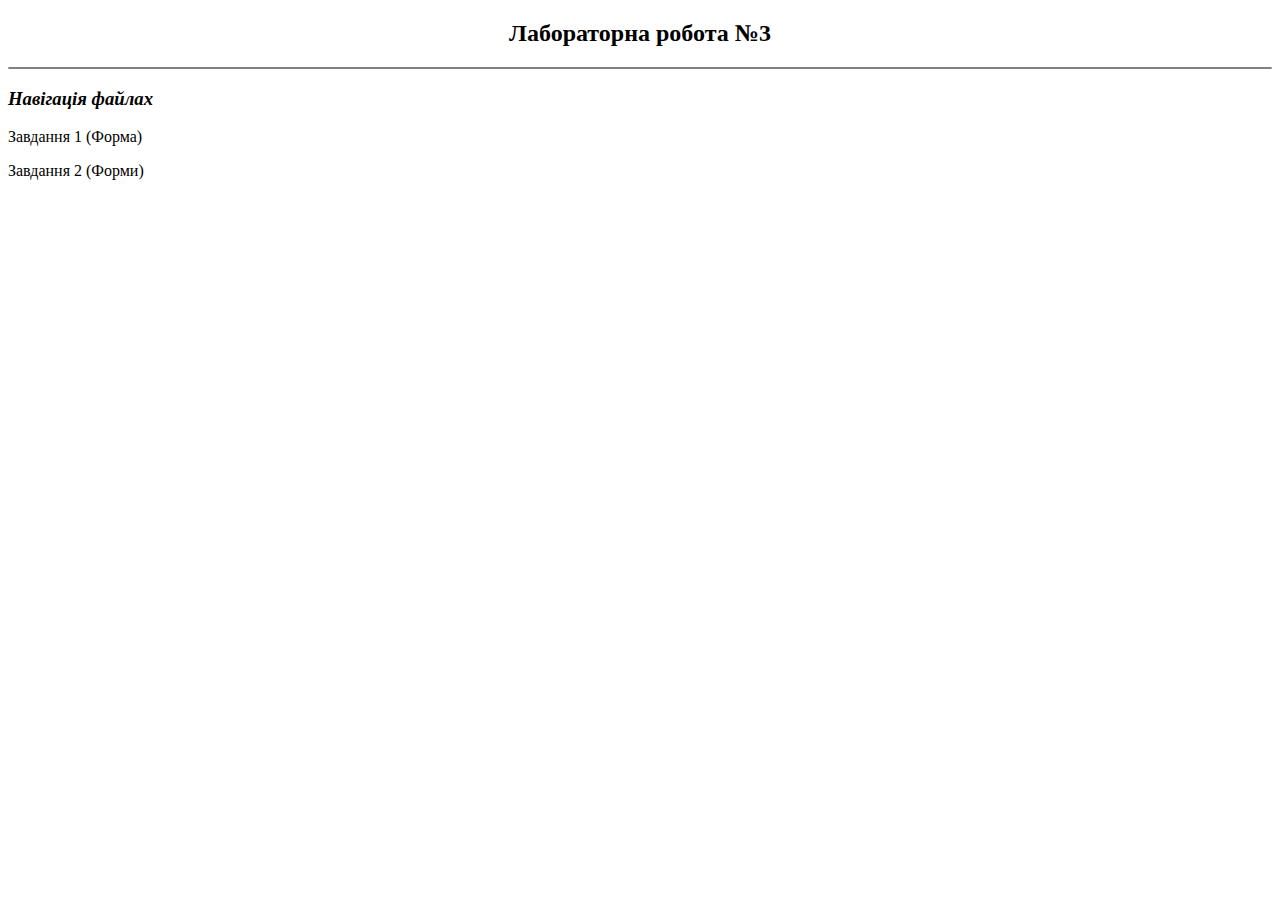
<file: index.html>
<!DOCTYPE html>
<html lang="en">
<head>
    <meta charset="UTF-8">
    <title>Завдання №5</title>
    <style>
        a{
            text-decoration: none;
            color: black;
            font-size: 16px;
        }
        a:hover{
            color: #cb7f69;
        }
        a:active{
            color: #ff805d;
        }
    </style>
</head>
<body>
<h2 align="center">Лабораторна робота №3</h2>
<hr size="2px" color="grey" style="border-radius: 1px">
<h3><i>Навігація файлах</i></h3>
<a href="questionnaire.html" target="_blank"><p>Завдання 1 (Форма)</p></a>
<a href="forms.html" target="_blank"><p>Завдання 2 (Форми)</p></a>
</body>
</html>
</file>
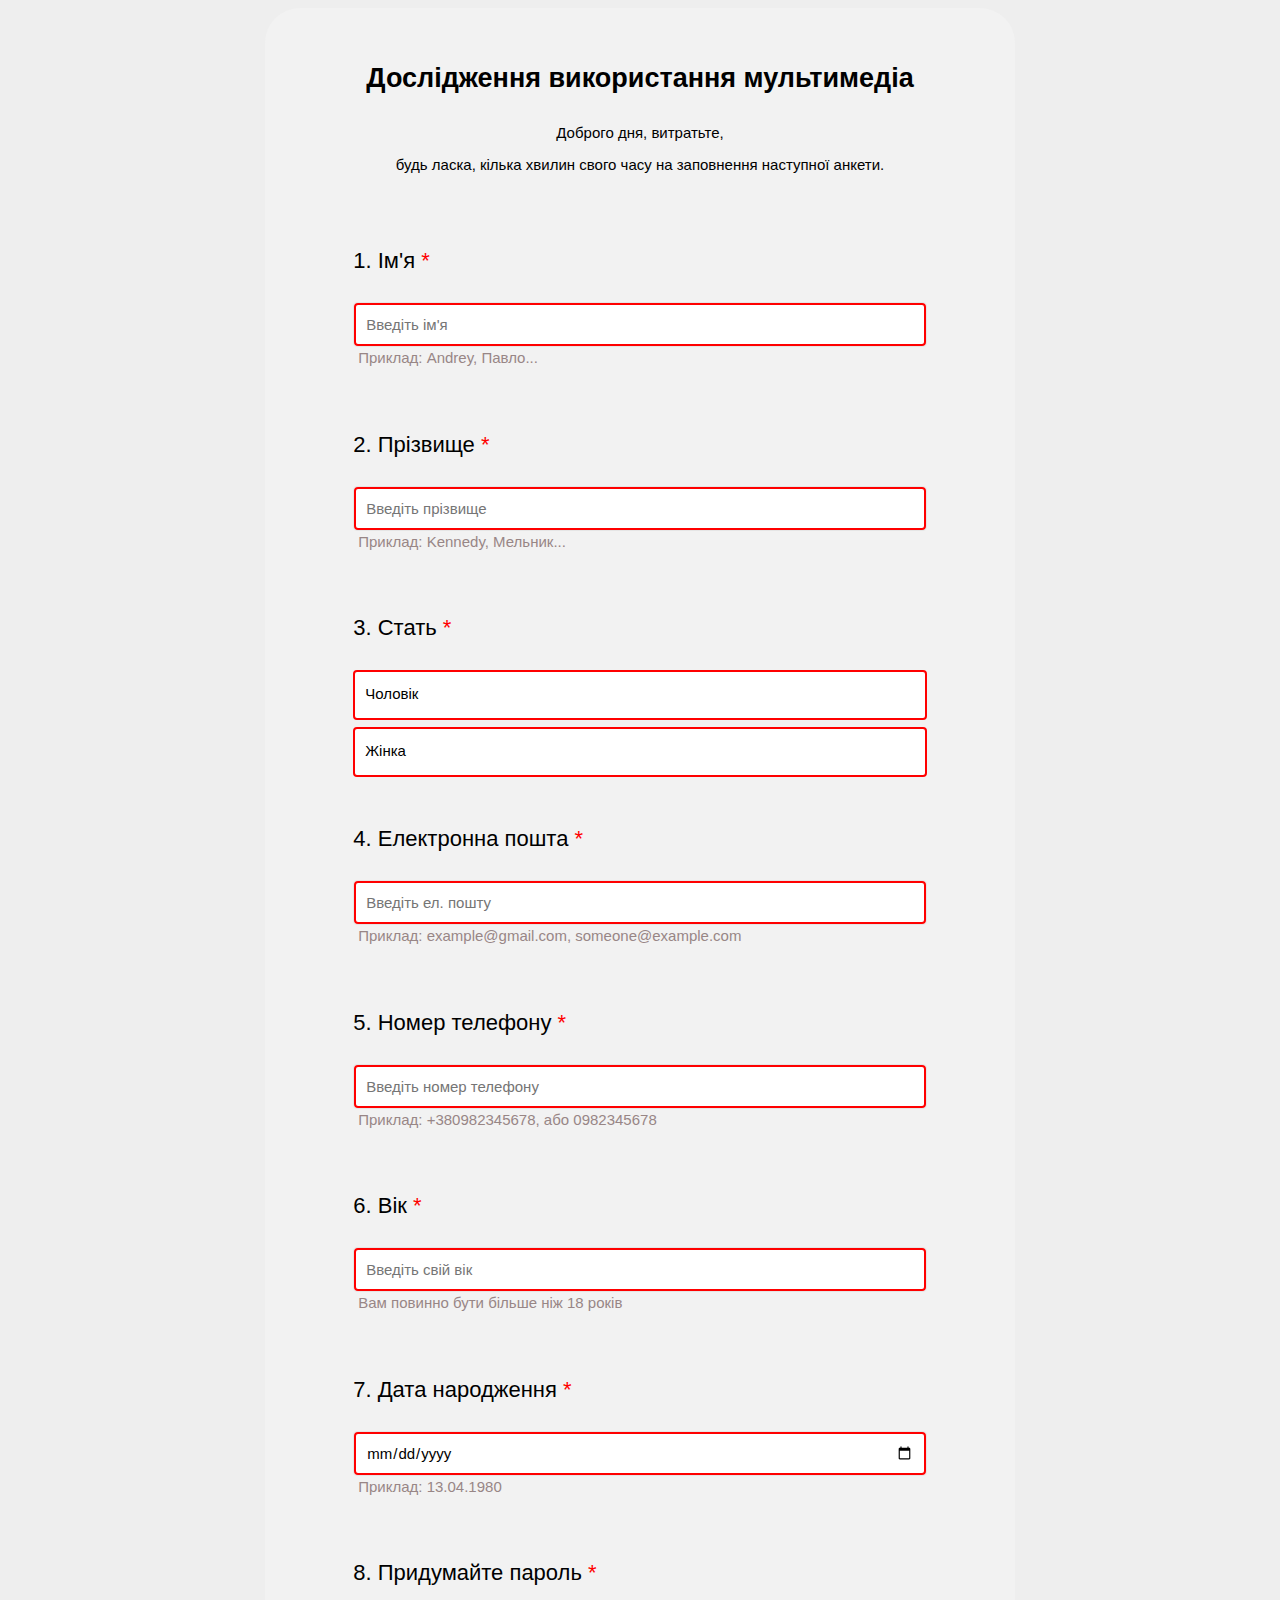
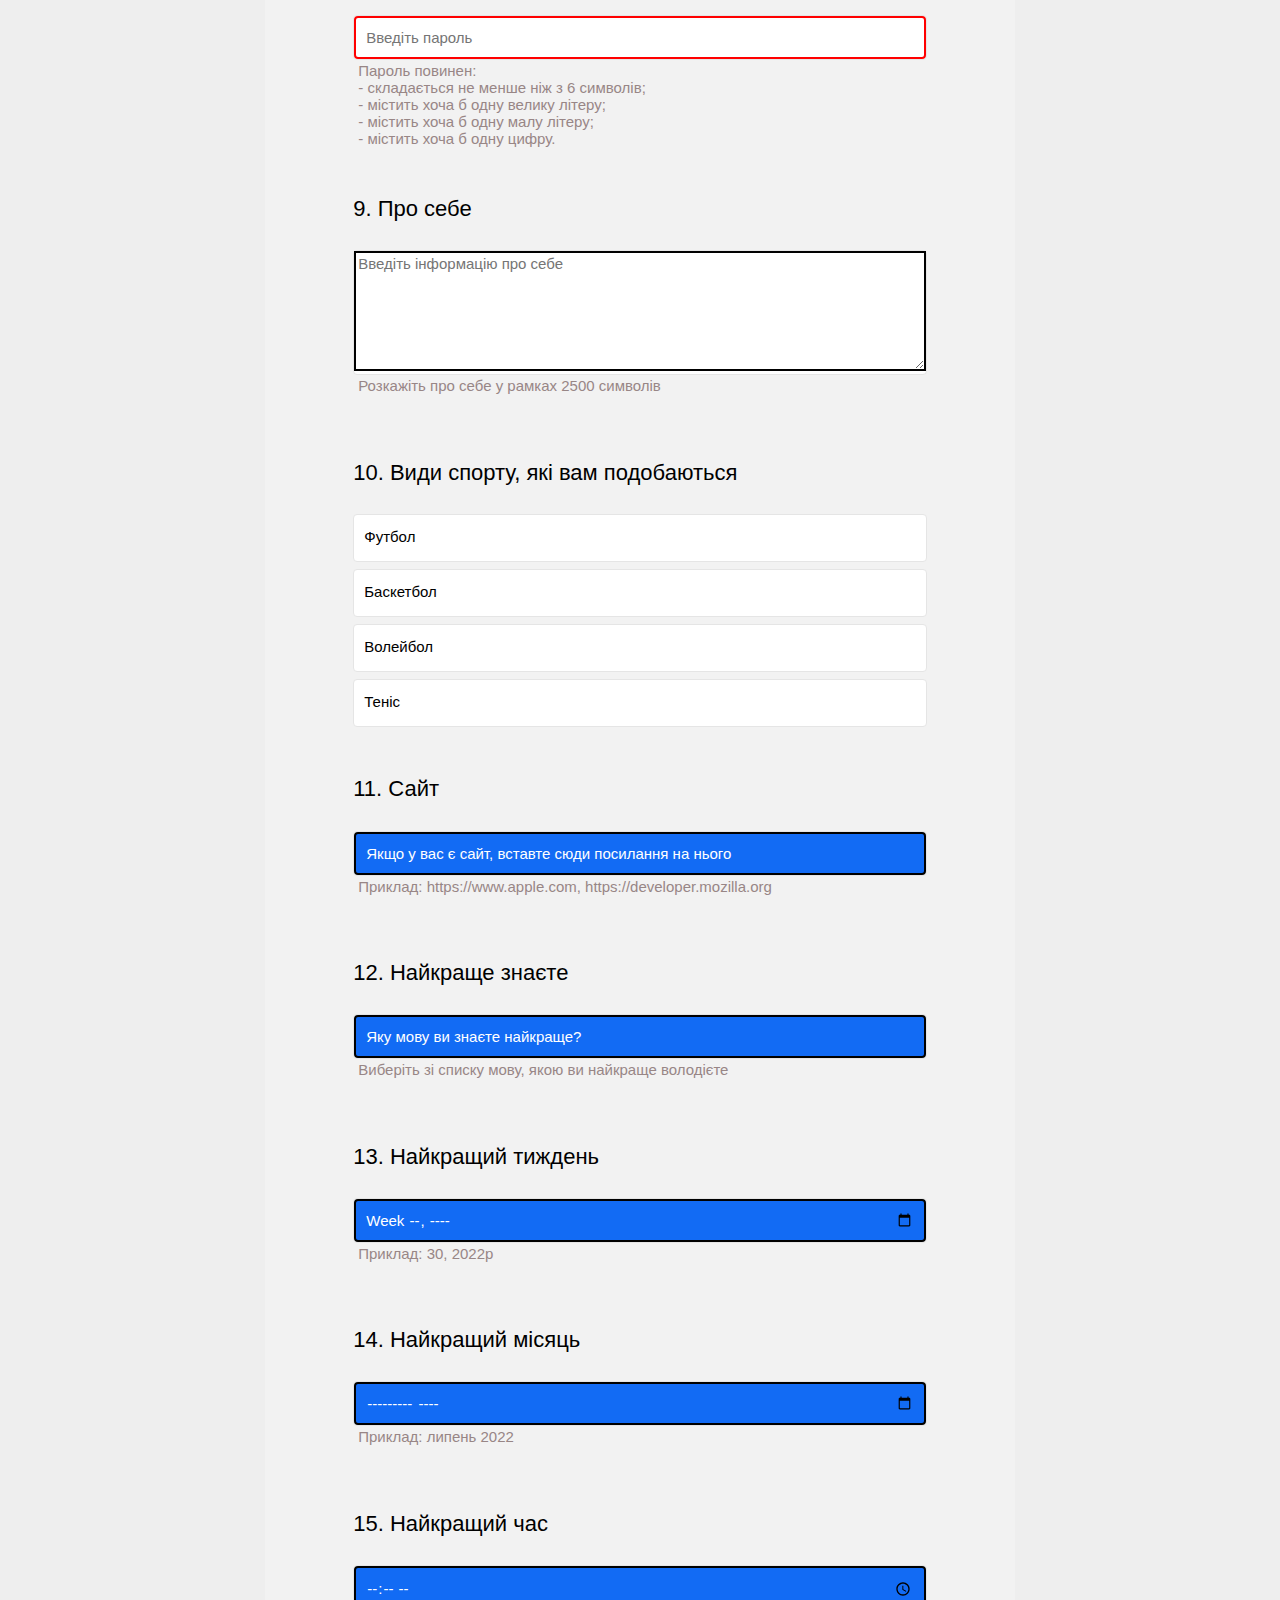
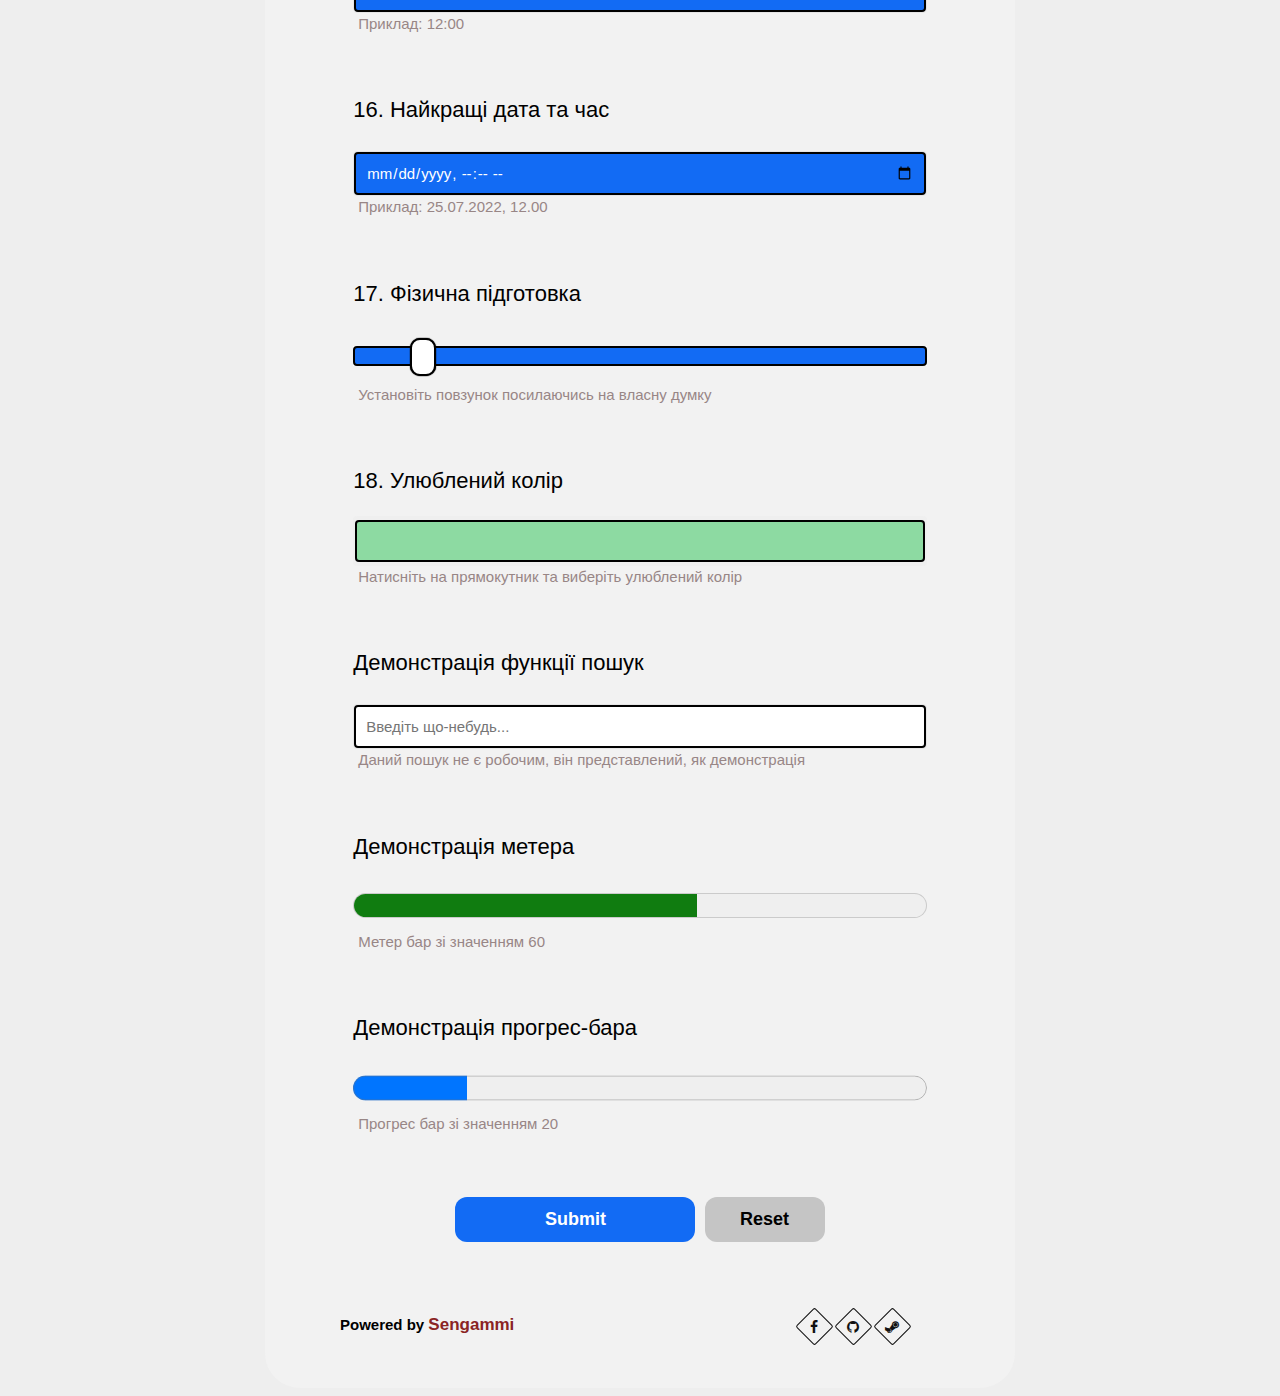
<file: questionnaire.html>
<!DOCTYPE html>
<html lang="en">
<head>
    <meta charset="UTF-8">
    <title>Завдання №5</title>
    <link rel="stylesheet" href="questionnaire.css">
</head>
<body>
<div class="form">
    <div class="top">
        <div class="content">
            <h1>Дослідження використання мультимедіа</h1>
            <div class="low-info">
                <p>Доброго дня, витратьте,</p>
                <p>будь ласка, кілька хвилин свого часу на заповнення наступної анкети.</p>
            </div>
        </div>
    </div>
    <div class="middle">
        <form class="real-form" method="post">
            <div class="questions">
                <fieldset class="group">
                    <legend>1. Ім'я <span>*</span></legend>
                    <div class="answers">
                        <div class="list">
                            <ul>
                                <li class="flaticon-check">
                                    <div class="input-name">
                                        <input class="input-text" type="text" placeholder="Введіть ім'я"
                                               name="firstname" id="firstname" required
                                               minlength="1"
                                               maxlength="32"
                                               pattern="[А-Яа-яґҐЁёІіЇїЄє'’ʼ\s-]{1,32}|[A-Za-z]{1,32}">
                                    </div>
                                </li>
                            </ul>
                            <label class="hidden-label" for="firstname">Приклад: Andrey, Павло...</label>
                        </div>
                    </div>
                </fieldset>
                <fieldset class="group">
                    <legend>2. Прізвище <span>*</span></legend>
                    <div class="answers">
                        <div class="list">
                            <ul>
                                <li class="flaticon-check">
                                    <div class="input-name">
                                        <input class="input-text" type="text" placeholder="Введіть прізвище"
                                               name="lastname" id="lastname" required
                                               minlength="1"
                                               maxlength="32"
                                               pattern="([А-Яа-яґҐЁёІіЇїЄє'’ʼ\s-]{1,32})|([A-Za-z]{1,32})">
                                    </div>
                                </li>
                            </ul>
                            <label class="hidden-label" for="lastname">Приклад: Kennedy, Мельник...</label>
                        </div>
                    </div>
                </fieldset>
                <fieldset class="group">
                    <legend>3. Стать <span>*</span></legend>
                    <div class="answers">
                        <div class="list">
                            <ul>
                                <input class="cb" id="man" name="sex" type="radio" value="male" required>
                                <li class="flaticon-check">
                                    <label for="man">Чоловік</label>
                                </li>
                                <input class="cb" id="woman" name="sex" type="radio" value="female">
                                <li class="flaticon-check">
                                    <label for="woman">Жінка</label>
                                </li>
                            </ul>
                        </div>
                    </div>
                </fieldset>
                <fieldset class="group">
                    <legend>4. Електронна пошта <span>*</span></legend>
                    <div class="answers">
                        <div class="list">
                            <ul>
                                <li class="flaticon-check">
                                    <div class="input-name">
                                        <input class="input-text" name="email" type="email"
                                               placeholder="Введіть ел. пошту"
                                               autocomplete="off" required id="email"
                                               pattern="[\d\w.]{1,32}@[A-Za-z]{1,32}\.[A-Za-z]{1,32}">
                                    </div>
                                </li>
                            </ul>
                            <label class="hidden-label" for="email">Приклад: example@gmail.com,
                                someone@example.com</label>
                        </div>
                    </div>
                </fieldset>
                <fieldset class="group">
                    <legend>5. Номер телефону <span>*</span></legend>
                    <div class="answers">
                        <div class="list">
                            <ul>
                                <li class="flaticon-check">
                                    <div class="input-name">
                                        <input class="input-text" name="tel" placeholder="Введіть номер телефону"
                                               type="tel" required id="tel"
                                               maxlength="13"
                                               minlength="10"
                                               pattern="(\+38)?0[0-9]{9}">
                                    </div>
                                </li>
                            </ul>
                            <label class="hidden-label" for="tel">Приклад: +380982345678, або 0982345678</label>
                        </div>
                    </div>
                </fieldset>
                <fieldset class="group">
                    <legend>6. Вік <span>*</span></legend>
                    <div class="answers">
                        <div class="list">
                            <ul>
                                <li class="flaticon-check">
                                    <div class="input-name">
                                        <input class="input-text" min="18" placeholder="Введіть свій вік" type="number"
                                               required id="age"
                                               title="Вам повинно бути більше 18 років.">
                                    </div>
                                </li>
                            </ul>
                            <label class="hidden-label" for="tel">Вам повинно бути більше ніж 18 років</label>
                        </div>
                    </div>
                </fieldset>
                <fieldset class="group">
                    <legend>7. Дата народження <span>*</span></legend>
                    <div class="answers">
                        <div class="list">
                            <ul>
                                <li class="flaticon-check">
                                    <div class="input-name">
                                        <input class="input-text" type="date" id="birthday" required>
                                    </div>
                                </li>
                            </ul>
                            <label class="hidden-label" for="birthday">Приклад: 13.04.1980</label>
                        </div>
                    </div>
                </fieldset>
                <fieldset class="group">
                    <legend>8. Придумайте пароль <span>*</span></legend>
                    <div class="answers">
                        <div class="list">
                            <ul>
                                <li class="flaticon-check">
                                    <div class="input-name">
                                        <input class="input-text" type="password" required
                                               pattern="(?=.*\d)(?=.*[a-z])(?=.*[A-Z]).{6,}"
                                               placeholder="Введіть пароль" id="password"
                                               title="− складається з 6 символів;
− містить хоча б одну велику літеру;
− містить хоча б одну малу літеру;
− містить хоча б одну цифру;">
                                    </div>
                                </li>
                            </ul>
                            <label class="hidden-label" for="password">Пароль повинен:<br>- складається не менше ніж з 6
                                символів;<br>- містить хоча б одну велику літеру;<br>- містить хоча б одну малу
                                літеру;<br>- містить хоча б одну цифру.</label>
                        </div>
                    </div>
                </fieldset>
                <fieldset class="group">
                    <legend>9. Про себе</legend>
                    <div class="answers">
                        <div class="list">
                            <ul>
                                <li class="flaticon-check">
                                    <div class="input-name">
                                            <textarea id="about-you" spellcheck="false" maxlength="2500"
                                                      placeholder="Введіть інформацію про себе"
                                                      title="Максимум 2500 символів."></textarea>
                                    </div>
                                </li>
                            </ul>
                            <label class="hidden-label" for="about-you">Розкажіть про себе у рамках 2500
                                символів</label>

                        </div>
                    </div>
                </fieldset>
                <fieldset class="group">
                    <legend>10. Види спорту, які вам подобаються</legend>
                    <div class="answers">
                        <div class="list">
                            <ul>
                                <input class="cb" id="football" type="checkbox">
                                <li class="flaticon-check">
                                    <label for="football">Футбол</label>
                                </li>
                                <input class="cb" id="basketball" type="checkbox">
                                <li class="flaticon-check">
                                    <label for="basketball">Баскетбол</label>
                                </li>
                                <input class="cb" id="volleyball" type="checkbox">
                                <li class="flaticon-check">
                                    <label for="volleyball">Волейбол</label>
                                </li>
                                <input class="cb" id="cb4" type="checkbox">
                                <li class="flaticon-check">
                                    <label for="cb4">Теніс</label>
                                </li>
                            </ul>
                        </div>
                    </div>
                </fieldset>
                <fieldset class="group">
                    <legend>11. Сайт</legend>
                    <div class="answers">
                        <div class="list">
                            <ul>
                                <li class="flaticon-check">
                                    <div class="input-name">
                                        <input class="input-text" type="url"
                                               minlength="10" id="url"
                                               pattern="http(s)?:\/\/(www\.)?[\d\w\.-]+\.[\w]{1,}\/?"
                                               placeholder="Якщо у вас є сайт, вставте сюди посилання на нього">
                                    </div>
                                </li>
                            </ul>
                            <label class="hidden-label" for="url">Приклад: https://www.apple.com,
                                https://developer.mozilla.org</label>
                        </div>
                    </div>
                </fieldset>
                <fieldset class="group">
                    <legend>12. Найкраще знаєте</legend>
                    <div class="answers">
                        <div class="list">
                            <ul>
                                <li class="flaticon-check">
                                    <div class="input-name">
                                        <input class="input-text" placeholder="Яку мову ви знаєте найкраще?"
                                               list="language">
                                        <datalist id="language">
                                            <option value="HTML/CSS">
                                            <option value="JS">
                                            <option value="Python">
                                            <option value="C++">
                                            <option value="C#">
                                        </datalist>
                                    </div>
                                </li>
                            </ul>
                            <label class="hidden-label" for="language">Виберіть зі списку мову, якою ви найкраще
                                володієте</label>
                        </div>
                    </div>
                </fieldset>
                <fieldset class="group">
                    <legend>13. Найкращий тиждень</legend>
                    <div class="answers">
                        <div class="list">
                            <ul>
                                <li class="flaticon-check">
                                    <div class="input-name">
                                        <input class="input-text" type="week" id="week">
                                    </div>
                                </li>
                            </ul>
                            <label class="hidden-label" for="week">Приклад: 30, 2022р</label>

                        </div>
                    </div>
                </fieldset>
                <fieldset class="group">
                    <legend>14. Найкращий місяць</legend>
                    <div class="answers">
                        <div class="list">
                            <ul>
                                <li class="flaticon-check">
                                    <div class="input-name">
                                        <input class="input-text" type="month" id="month">
                                    </div>
                                </li>
                            </ul>
                            <label class="hidden-label" for="month">Приклад: липень 2022</label>

                        </div>
                    </div>
                </fieldset>
                <fieldset class="group">
                    <legend>15. Найкращий час</legend>
                    <div class="answers">
                        <div class="list">
                            <ul>
                                <li class="flaticon-check">
                                    <div class="input-name">
                                        <input class="input-text" type="time" id="time">
                                    </div>
                                </li>
                            </ul>
                            <label class="hidden-label" for="time">Приклад: 12:00</label>

                        </div>
                    </div>
                </fieldset>
                <fieldset class="group">
                    <legend>16. Найкращі дата та час</legend>
                    <div class="answers">
                        <div class="list">
                            <ul>
                                <li class="flaticon-check">
                                    <div class="input-name">
                                        <input class="input-text" type="datetime-local" id="datetime-local">
                                    </div>
                                </li>
                            </ul>
                            <label class="hidden-label" for="datetime-local">Приклад: 25.07.2022, 12.00</label>

                        </div>
                    </div>
                </fieldset>
                <fieldset class="group">
                    <legend>17. Фізична підготовка</legend>
                    <div class="answers">
                        <div class="list">
                            <div class="input-name">
                                <input id="range-bar" type="range" value="10" max="100"
                                       placeholder="Ваша фіз. підготовка">
                                <label class="hidden-label" for="range-bar">Установіть повзунок посилаючись на власну
                                    думку</label>

                            </div>
                        </div>
                    </div>
                </fieldset>
                <fieldset class="group">
                    <legend>18. Улюблений колір</legend>
                    <div class="answers">
                        <div class="list">
                            <div class="input-name">
                                <input id="fav-color" type="color" value="#8DDAA2">
                                <label class="hidden-label" for="range-bar">Натисніть на прямокутник та виберіть
                                    улюблений колір</label>
                            </div>
                        </div>
                    </div>
                </fieldset>
                <fieldset class="group">
                    <legend>Демонстрація функції пошук</legend>
                    <div class="answers">
                        <div class="list">
                            <ul>
                                <li class="flaticon-check">
                                    <div class="input-name">
                                        <input type="search" placeholder="Введіть що-небудь..." id="site-search"
                                               name="q">
                                    </div>
                                </li>
                            </ul>
                            <label class="hidden-label" for="site-search">Даний пошук не є робочим, він представлений,
                                як демонстрація</label>
                        </div>
                    </div>
                </fieldset>
                <fieldset class="group">
                    <legend>Демонстрація метера</legend>
                    <div class="answers">
                        <div class="list">
                            <div class="input-name">
                                <meter id="meter-bar" min="0" low="50" max="100" value="60"></meter>
                                <label class="hidden-label" for="meter-bar">Метер бар зі значенням 60</label>
                            </div>
                        </div>
                    </div>
                </fieldset>
                <fieldset class="group">
                    <legend>Демонстрація прогрес-бара</legend>
                    <div class="answers">
                        <div class="list">
                            <div class="input-name">
                                <progress id="progress-bar" value="20" max="100"></progress>
                                <label class="hidden-label" for="progress-bar">Прогрес бар зі значенням 20</label>
                            </div>
                        </div>
                    </div>
                </fieldset>
                <div class="submit">
                    <div class="submit-button">
                        <div class="input-name">
                            <input class="input-text" id="submit" type="submit">
                            <input class="input-text" id="reset" type="reset">
                        </div>
                    </div>
                </div>
            </div>
        </form>
    </div>
    <div class="bottom">
        <div class="bottom-content">
            <strong>Powered by <a href="https://github.com/Sengammi" target="_blank"><span class="title">Sengammi</span></a></strong>
            <div class="footer-social-links">
                <a id="facebook" href="https://www.facebook.com/profile.php?id=100009627766962" title="Facebook"
                   target="_blank"><i class="fa fa-facebook"></i></a>
                <a id="github" href="https://github.com/Sengammi" title="GitHub" target="_blank"><i
                        class="fa fa-github"></i></a>
                <a id="steam" href="https://steamcommunity.com/id/Jawbone_Six/" title="Steam" target="_blank"><i
                        class="fa fa-steam"></i></a>
            </div>
        </div>
    </div>
</div>
</body>
</html>
</file>
<file: questionnaire.css>
@import url("//maxcdn.bootstrapcdn.com/font-awesome/4.3.0/css/font-awesome.min.css");

body{
    font-family: 'Inter Regular',sans-serif;
    font-size: 15px;
    height: 100%;
    horiz-align: center;
}
.form{
    border-radius: 35px;
    width: 100%;
    margin: 0 auto;
}
.full-content{
    horiz-align: center;
}
div{
    margin: 0;
    padding: 0;
    border: 0;
    font: inherit;
    vertical-align: baseline;
    display: block;
}
input, textarea{
    font-family: 'Inter Regular',sans-serif;
}
#about-you{
    font-size: 15px;
    width: 100%;
    height: 120px;
    box-sizing: border-box;
    resize: vertical;
    min-height: 50px;
    max-height: 775px;
    margin: 0;
    padding: 2px;
    border: 2px black solid;
}
h1{
    margin: 0;
    padding: 0;
    border: 0;
    font: inherit;
    vertical-align: baseline;
}
fieldset{
    border: none;
}
legend{
    margin: 0;
    border: 0;
    font: inherit;
    vertical-align: baseline;
    font-size: 22px;
    padding: 40px 0 0;
    font-weight: 500;
}
legend span{
    color: red;
}
ul{
    margin: 0;
    padding: 0;
    border: 0;
    font: inherit;
    vertical-align: baseline;
    position: relative;
}
.flaticon-check{
    border: 1px solid #e5e5e5;
    /*padding: 10px 36px 10px 14px;*/
    border-radius: 4px;
    margin: 7px 0 0;
    min-height: 43px;
    background: #fff;
    transition: border-color .5s,background .5s;
    position: relative;
    color: #000;
    box-sizing: border-box;
    cursor: pointer;
    list-style-type: none;
}
li:hover{
    background: #eaeaea;
}
.input-name{
    width: 100%;
    height: 100%;
    min-height: 43px;;
    margin: 0;
    padding: 0;
}
.input-text, #site-search{
    height: 100%;
    width: 100%;
    min-height: 43px;
    display: inline-block;
    box-sizing:border-box;
    font-size: 15px;
    border-radius: 4px;
    border: none;
    padding: 10px;
}
#site-search{
    border: black 2px solid;
}
.input-text:hover, #site-search:hover{
    background-color: #f5f5f5;
}
.input-text:invalid, .cb:invalid + li{
    border: 2px solid red;
}
.input-text:invalid:hover{
    background-color: #f5f5f5;
}
.input-text:valid{
    background: #126bf4;
    color: white;
    border: 2px solid black;
}
.input-text:valid:hover{
    background: #4083ea;
    color: white;
}
.input-text:valid::placeholder{
    color: white;
}
.input-text:out-of-range{
    background-color: white;
    color: black;
}
.input-text:out-of-range:hover{
    background: #eaeaea;
}
#fav-color{
    width: 100%;
    height: 50px;
    border-radius: 4px;
    border: none;
    padding: 0;
    margin: 0;
}
#fav-color::-webkit-color-swatch{
    border-radius: 4px;
    border: black 2px solid;
}
#fav-color::-moz-color-swatch{
    border-radius: 4px;
    border: black 2px solid
}
meter, progress {
    display: block;
    width: 100%;
    height: 50px;
}
progress::-webkit-progress-bar {
    background-color: beige;
    border-radius: 6px;
}
progress::-webkit-progress-value {
    background-color: green;
    border-radius: 16px;
}
progress::-moz-progress-bar {
    background-color: green;
    border-radius: 16px;
}
input[type=range] {
    -webkit-appearance: none;
    margin: 18px 0;
    width: 100%;
}
input[type=range]:focus {
    outline: none;
}
input[type=range]::-webkit-slider-runnable-track {
    width: 100%;
    height: 20px;
    cursor: pointer;
    background: #126bf4;
    border-radius: 4px;
    border: black 2px solid;
}
input[type=range]::-webkit-slider-thumb {
    box-shadow: 0 0 1px #000000, 0 0 1px #0d0d0d;
    border: 2px solid #000000;
    height: 38px;
    width: 26px;
    border-radius: 10px;
    background: #ffffff;
    cursor: pointer;
    -webkit-appearance: none;
    margin-top: -10px;
}
input[type=range]:focus::-webkit-slider-runnable-track {
    background: #126bf4;
}
input[type=range]:focus::-webkit-slider-runnable-track {
    background: #126bf4;
}
.cb{
    left: auto;
    display: none;
}
label{
    display: inline-block;
    height: 100%;
    width: 98%;
    min-height: 33px;
    padding-left: 10px;
    padding-top: 13px;
}
input:checked + li{
    background-color: #126bf4;
    border-color: #0a5ddd;
    color: white;
    animation: selected .3s linear;
}

/*
p{
    margin: 0;
    padding: 0;
    border: 0;
    font: inherit;
    vertical-align: baseline;
}
*/
.form{
    width: 750px;
    background-color: #f2f2f2;
}
.content{
    padding: 55px 0 0;
}
.real-form{
    padding: 20px 0 0;
}
.content, .real-form{
    margin: 0 auto;
    width: 600px;
}
.content{
    text-align: center;
}
.content h1{
    font-size: 27px;
    font-weight: 600;
}
.low-info{
    padding-top: 15px;
}
.answers{
    padding-top: 16px;
}
.submit-button{
    width: 100%;
    text-align: center;
    margin-top: 40px;
    padding-bottom: 55px;
}
#submit{
    border-radius: 12px;
    border: rgba(0,0,0,0) 2px solid;
    font-size: 18px;
    font-weight: bold;
    width: 40%;
    horiz-align: center;
    display: inline-block;
}
#submit:focus, #reset{
    background-color: #bce073;
}
#submit:hover{
    background-color: #298ece;
}
#submit:active{
    background-color: #43b8dc;
}
a{
  color: #8a2424;
    text-decoration: none;
}
a:hover{
    color: #4b0a0a;
}
a:active{
    color: #985e3e;
}
a:visited{
    color: #2e8a24;
    text-decoration: none;
}
a:visited:hover{
    color: #0e4b0a;
}
a:visited:active{
    color: #5db795;
}
a span{
    font-size: 17px;
}
.bottom-content{
    width: 600px;
    padding: 16px 0 50px;
    margin: 0 auto;
}
#languages{
    color: white;
}
.hidden-label{
    padding: 2px 5px 0;
    margin: 0;
    color: #988686;
}
#reset{
    margin: 0 0 0 5px;
    padding: 10px;
    border-radius: 12px;
    border: rgba(0,0,0,0) 2px solid;
    font-size: 18px;
    font-weight: bold;
    width: 20%;
    horiz-align: center;
    background-color: #c5c5c5;
    height: 100%;
}
#reset:hover{
    background-color: #efa2a2;
}
#reset:active{
    background-color: #c44c4c;
}
#reset:focus{
    background-color: #e08773;
    color: #ffffff;
}


body { background-color: #eee; }

.footer-social-links{
    font-size: 14px;
    width: 65%;
    display: inline-block;
    horiz-align: right;
    text-align: right;
    margin: 0 auto;
}
.footer-social-links a{
    width: 25px;
    height: 25px;
    line-height: 25px !important;
    position: relative;
    margin: 0 5px;
    text-align: center;
    display: inline-block;
    color: #111;

    -webkit-transition: all 0.27s cubic-bezier(0.300, 0.100, 0.580, 1.000);
    -moz-transition: all 0.27s cubic-bezier(0.300, 0.100, 0.580, 1.000);
    -o-transition: all 0.27s cubic-bezier(0.300, 0.100, 0.580, 1.000);
    -ms-transition: all 0.27s cubic-bezier(0.300, 0.100, 0.580, 1.000);
    transition: all 0.27s cubic-bezier(0.300, 0.100, 0.580, 1.000);
}
.footer-social-links a i,
.footer-social-links a span{
    position: relative;
    top: 2px;
    left: 1px;
}
.footer-social-links a:before{
    content: "";
    display: inline-block;
    width: 100%;
    height: 100%;
    position: absolute;
    top: 0;
    left: 0;
    border: 1px solid #111;

    -webkit-border-radius: 2px;
    -moz-border-radius: 2px;
    border-radius: 2px;

    -webkit-transform: rotate(45deg);
    -moz-transform: rotate(45deg);
    -o-transform: rotate(45deg);
    -ms-transform: rotate(45deg);
    transform: rotate(45deg);

    -webkit-transition: all 0.27s cubic-bezier(0.300, 0.100, 0.580, 1.000);
    -moz-transition: all 0.27s cubic-bezier(0.300, 0.100, 0.580, 1.000);
    -o-transition: all 0.27s cubic-bezier(0.300, 0.100, 0.580, 1.000);
    -ms-transition: all 0.27s cubic-bezier(0.300, 0.100, 0.580, 1.000);
    transition: all 0.27s cubic-bezier(0.300, 0.100, 0.580, 1.000);

}
.footer-social-links a:hover{
    color: #fff;
}
.footer-social-links a:active{
    color: #fff;
}
.footer-social-links a:hover:before{
    background: #494949;
    border-color: #494949;
}
#facebook:active:before{
    background-color: #3b5998;
    border-color: #3b5998;
}
#github:active:before{
    background-color: #171515;
    border-color: #171515;
}
#steam:active:before{
    background:linear-gradient(120deg, #00adee, #000000);
    border-color: #074259;
}
</file>
